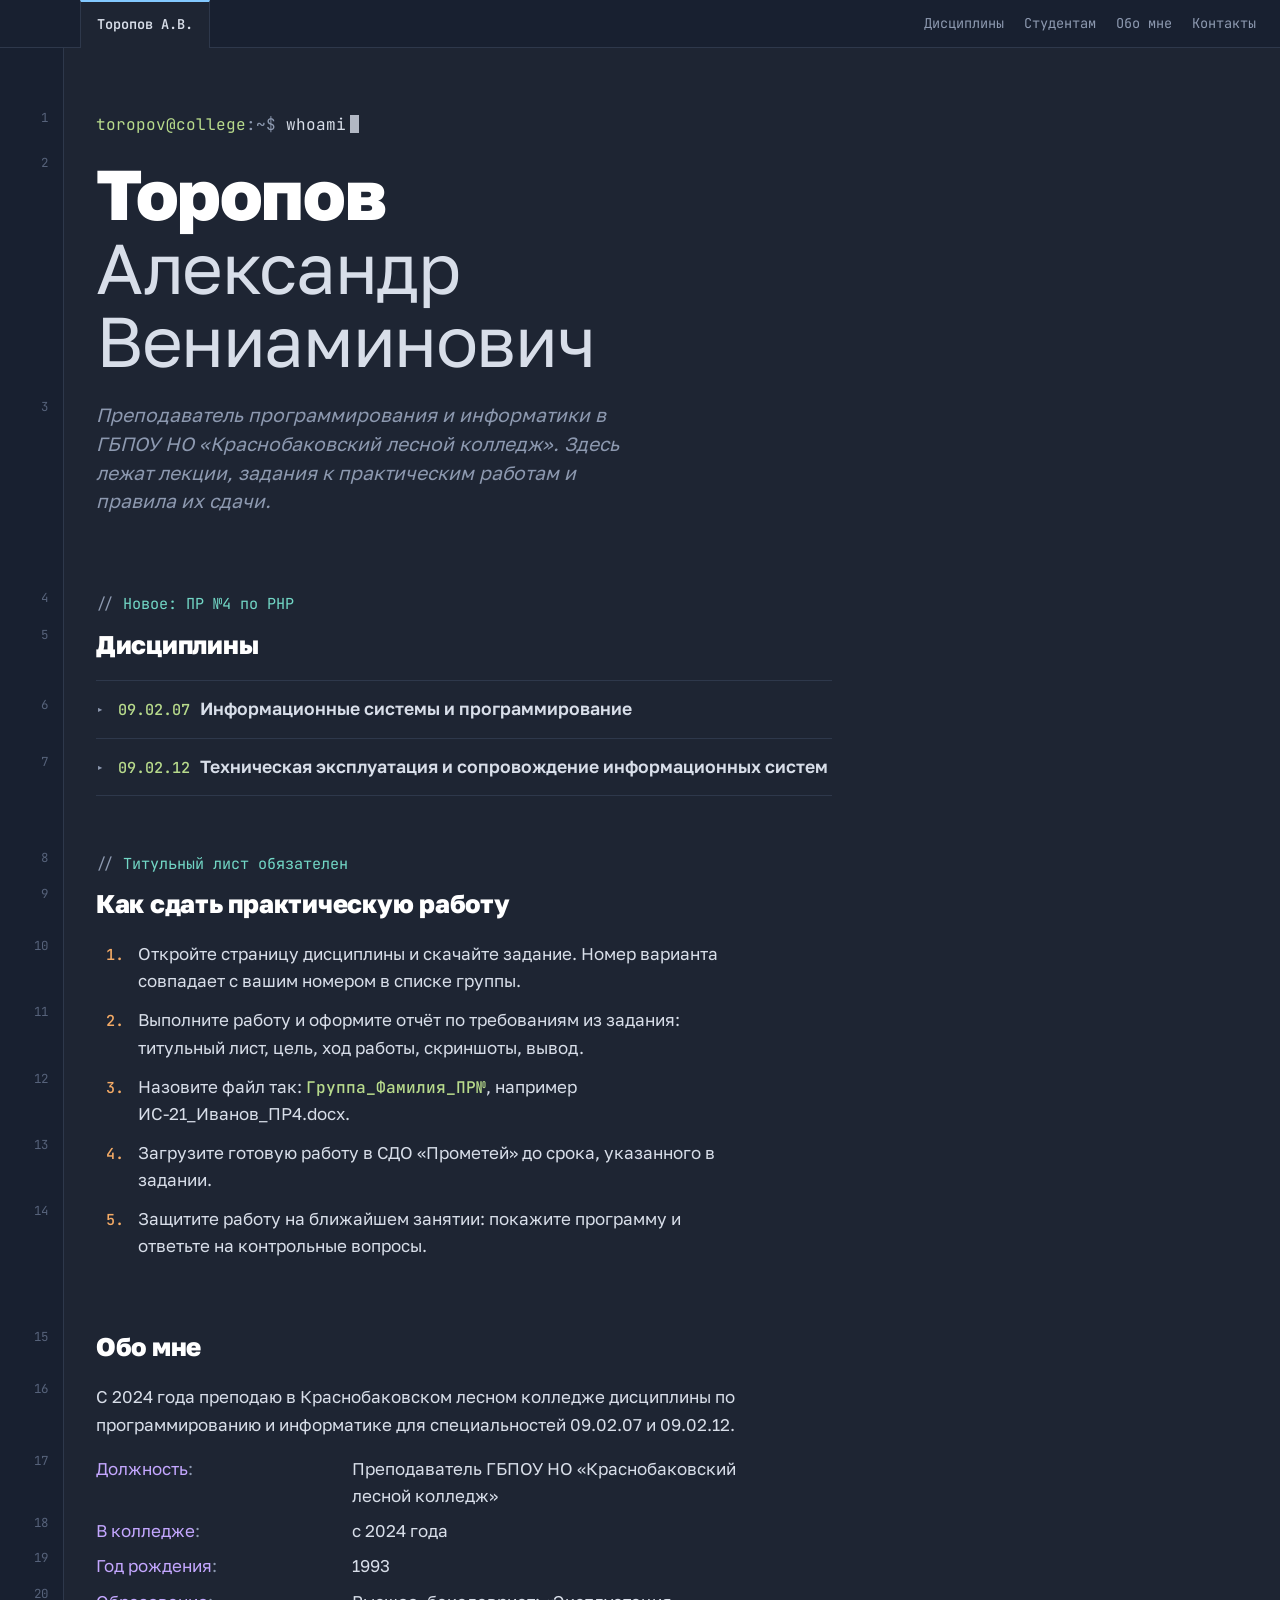
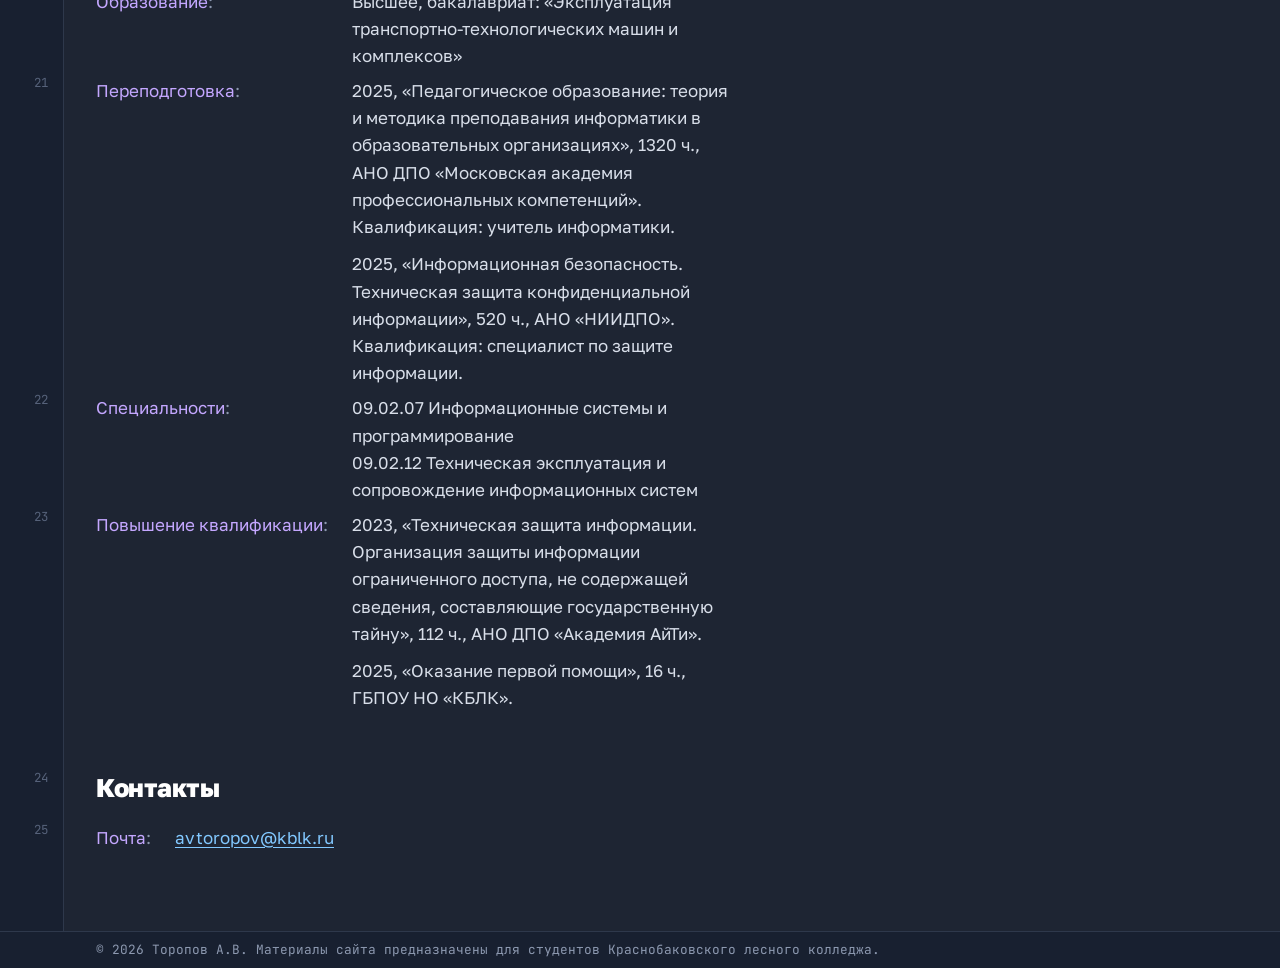
<file: index.html>
<!DOCTYPE html>
<html lang="ru">
<head>
  <meta charset="utf-8">
  <meta name="viewport" content="width=device-width, initial-scale=1">
  <title>Торопов Александр Вениаминович — преподаватель</title>
  <meta name="description" content="Персональный сайт преподавателя Краснобаковского лесного колледжа Торопова А.В.: дисциплины, лекции, практические работы, правила сдачи и контакты.">
  <link rel="preconnect" href="https://fonts.googleapis.com">
  <link rel="preconnect" href="https://fonts.gstatic.com" crossorigin>
  <link rel="stylesheet" href="https://fonts.googleapis.com/css2?family=Golos+Text:wght@400;600;800&family=JetBrains+Mono:ital,wght@0,400;0,500;1,400&display=swap">
  <link rel="stylesheet" href="css/style.css">
</head>
<body>
  <a class="skip" href="#main">Перейти к содержанию</a>

  <div class="sheet">
    <header class="top">
      <a class="home" href="index.html" aria-current="page">Торопов А.В.</a>
      <nav aria-label="Разделы сайта">
        <ul>
          <li><a href="#disciplines">Дисциплины</a></li>
          <li><a href="#students">Студентам</a></li>
          <li><a href="#about">Обо мне</a></li>
          <li><a href="#contacts">Контакты</a></li>
        </ul>
      </nav>
    </header>

    <main id="main" class="row">
      <div class="body">
        <section class="hero">
          <p class="date" aria-hidden="true"><span class="user">toropov@college</span>:~$ <span class="cmd">whoami</span></p>
          <h1 class="name">
            <span>Торопов</span>
            <span class="given">Александр Вениаминович</span>
          </h1>
          <p class="role">
            Преподаватель программирования и информатики
            в ГБПОУ НО «Краснобаковский лесной колледж».
            Здесь лежат лекции, задания к практическим работам и правила их сдачи.
          </p>
        </section>
      </div>

      <!-- Объявление-комментарий: новая работа, срок сдачи. Замените текст или удалите блок. -->
      <aside class="note" aria-label="Объявление"><span class="slash" aria-hidden="true">// </span>Новое: ПР&nbsp;№4 по PHP</aside>
      <div class="body">
        <section class="section" id="disciplines" aria-labelledby="disciplines-h">
          <h2 id="disciplines-h">Дисциплины</h2>
<div class="tree">
            <details class="spec">
              <summary><span class="chev" aria-hidden="true"></span><span class="code">09.02.07</span> Информационные системы и программирование</summary>
              <details class="course">
                <summary><span class="chev" aria-hidden="true"></span>1 курс</summary>
                <ul class="subjects">
                  <li>
                    <span class="nolink">
                      <h3><span class="idx">ОУП.05</span> Информатика</h3>
                      <span class="meta">страница появится</span>
                    </span>
                  </li>
                  <li>
                    <span class="nolink">
                      <h3><span class="idx">ОУП.14</span> Индивидуальный проект</h3>
                      <span class="meta">страница появится</span>
                    </span>
                  </li>
                </ul>
              </details>
              <details class="course">
                <summary><span class="chev" aria-hidden="true"></span>2 курс</summary>
                <ul class="subjects">
                  <li>
                    <span class="nolink">
                      <h3><span class="idx">ОП.01</span> Операционные системы и среды</h3>
                      <span class="meta">страница появится</span>
                    </span>
                  </li>
                  <li>
                    <span class="nolink">
                      <h3><span class="idx">ОП.02</span> Архитектура аппаратных средств</h3>
                      <span class="meta">страница появится</span>
                    </span>
                  </li>
                  <li>
                    <span class="nolink">
                      <h3><span class="idx">ОП.03</span> Информационные технологии</h3>
                      <span class="meta">страница появится</span>
                    </span>
                  </li>
                  <li>
                    <a href="disciplines/osnovy-algoritmizacii.html">
                      <h3><span class="idx">ОП.04</span> Основы алгоритмизации и программирования</h3>
                      <span class="meta">Алгоритмы и первые программы на Python</span>
                    </a>
                  </li>
                  <li>
                    <span class="nolink">
                      <h3><span class="idx">ОП.08</span> Основы проектирования баз данных</h3>
                      <span class="meta">страница появится</span>
                    </span>
                  </li>
                  <li>
                    <span class="nolink">
                      <h3><span class="idx">ОП.09</span> Стандартизация, сертификация и техническое документоведение</h3>
                      <span class="meta">страница появится</span>
                    </span>
                  </li>
                  <li>
                    <span class="nolink">
                      <h3><span class="idx">ОП.10</span> Численные методы</h3>
                      <span class="meta">страница появится</span>
                    </span>
                  </li>
                  <li>
                    <span class="nolink">
                      <h3><span class="idx">МДК.02.01</span> Технология разработки программного обеспечения</h3>
                      <span class="meta">страница появится</span>
                    </span>
                  </li>
                  <li>
                    <span class="nolink">
                      <h3><span class="idx">МДК.02.02</span> Инструментальные средства разработки программного обеспечения</h3>
                      <span class="meta">страница появится</span>
                    </span>
                  </li>
                  <li>
                    <span class="nolink">
                      <h3><span class="idx">МДК.02.03</span> Математическое моделирование</h3>
                      <span class="meta">страница появится</span>
                    </span>
                  </li>
                  <li>
                    <span class="nolink">
                      <h3><span class="idx">МДК.03.01</span> Моделирование и анализ программного обеспечения</h3>
                      <span class="meta">страница появится</span>
                    </span>
                  </li>
                  <li>
                    <span class="nolink">
                      <h3><span class="idx">МДК.03.02</span> Управление проектами</h3>
                      <span class="meta">страница появится</span>
                    </span>
                  </li>
                </ul>
              </details>
              <details class="course">
                <summary><span class="chev" aria-hidden="true"></span>3 курс</summary>
                <ul class="subjects">
                  <li>
                    <span class="nolink">
                      <h3><span class="idx">ОП.06</span> Безопасность жизнедеятельности</h3>
                      <span class="meta">страница появится</span>
                    </span>
                  </li>
                  <li>
                    <span class="nolink">
                      <h3><span class="idx">ОП.11</span> Компьютерные сети</h3>
                      <span class="meta">страница появится</span>
                    </span>
                  </li>
                  <li>
                    <span class="nolink">
                      <h3><span class="idx">МДК.03.01</span> Моделирование и анализ программного обеспечения</h3>
                      <span class="meta">страница появится</span>
                    </span>
                  </li>
                  <li>
                    <span class="nolink">
                      <h3><span class="idx">МДК.03.02</span> Управление проектами</h3>
                      <span class="meta">страница появится</span>
                    </span>
                  </li>
                  <li>
                    <span class="nolink">
                      <h3><span class="idx">МДК.05.01</span> Проектирование и дизайн информационных систем</h3>
                      <span class="meta">страница появится</span>
                    </span>
                  </li>
                  <li>
                    <a href="disciplines/mdk-05-02.html">
                      <h3><span class="idx">МДК.05.02</span> Разработка кода информационных систем</h3>
                      <span class="meta">Python, PHP, HTML: лекции и практические работы</span>
                    </a>
                  </li>
                  <li>
                    <span class="nolink">
                      <h3><span class="idx">МДК.05.03</span> Тестирование информационных систем</h3>
                      <span class="meta">страница появится</span>
                    </span>
                  </li>
                  <li>
                    <span class="nolink">
                      <h3><span class="idx">МДК.06.01</span> Внедрение информационных систем</h3>
                      <span class="meta">страница появится</span>
                    </span>
                  </li>
                  <li>
                    <span class="nolink">
                      <h3><span class="idx">МДК.06.02</span> Инженерно-техническая поддержка сопровождения информационных систем</h3>
                      <span class="meta">страница появится</span>
                    </span>
                  </li>
                  <li>
                    <span class="nolink">
                      <h3><span class="idx">МДК.06.03</span> Устройство и функционирование информационной системы</h3>
                      <span class="meta">страница появится</span>
                    </span>
                  </li>
                  <li>
                    <span class="nolink">
                      <h3><span class="idx">УП.03</span> Учебная практика</h3>
                      <span class="meta">страница появится</span>
                    </span>
                  </li>
                </ul>
              </details>
              <details class="course">
                <summary><span class="chev" aria-hidden="true"></span>4 курс</summary>
                <ul class="subjects">
                  <li>
                    <span class="nolink">
                      <h3><span class="idx">ОП.05</span> Правовое обеспечение профессиональной деятельности</h3>
                      <span class="meta">страница появится</span>
                    </span>
                  </li>
                  <li>
                    <span class="nolink">
                      <h3><span class="idx">ОП.07</span> Экономика отрасли</h3>
                      <span class="meta">страница появится</span>
                    </span>
                  </li>
                  <li>
                    <span class="nolink">
                      <h3><span class="idx">ОП.12</span> Менеджмент в профессиональной деятельности</h3>
                      <span class="meta">страница появится</span>
                    </span>
                  </li>
                  <li>
                    <span class="nolink">
                      <h3><span class="idx">МДК.06.01</span> Внедрение информационных систем</h3>
                      <span class="meta">страница появится</span>
                    </span>
                  </li>
                  <li>
                    <span class="nolink">
                      <h3><span class="idx">МДК.06.02</span> Инженерно-техническая поддержка сопровождения информационных систем</h3>
                      <span class="meta">страница появится</span>
                    </span>
                  </li>
                  <li>
                    <span class="nolink">
                      <h3><span class="idx">МДК.06.03</span> Устройство и функционирование информационной системы</h3>
                      <span class="meta">страница появится</span>
                    </span>
                  </li>
                  <li>
                    <span class="nolink">
                      <h3><span class="idx">МДК.06.04</span> Интеллектуальные системы и технологии</h3>
                      <span class="meta">страница появится</span>
                    </span>
                  </li>
                  <li>
                    <span class="nolink">
                      <h3><span class="idx">МДК.07.01</span> Управление и автоматизация баз данных</h3>
                      <span class="meta">страница появится</span>
                    </span>
                  </li>
                  <li>
                    <span class="nolink">
                      <h3><span class="idx">МДК.07.02</span> Сертификация информационных систем</h3>
                      <span class="meta">страница появится</span>
                    </span>
                  </li>
                </ul>
              </details>
            </details>
            <details class="spec">
              <summary><span class="chev" aria-hidden="true"></span><span class="code">09.02.12</span> Техническая эксплуатация и сопровождение информационных систем</summary>
              <details class="course">
                <summary><span class="chev" aria-hidden="true"></span>1 курс</summary>
                <ul class="subjects">
                  <li>
                    <a href="disciplines/informatika.html">
                      <h3><span class="idx">ОУП.05</span> Информатика</h3>
                      <span class="meta">Строки, списки, работа с файлами</span>
                    </a>
                  </li>
                  <li>
                    <span class="nolink">
                      <h3><span class="idx">ОУП.14</span> Индивидуальный проект</h3>
                      <span class="meta">страница появится</span>
                    </span>
                  </li>
                </ul>
              </details>
              <details class="course">
                <summary><span class="chev" aria-hidden="true"></span>2 курс</summary>
                <ul class="subjects">
                  <li>
                    <span class="nolink">
                      <h3><span class="idx">ОП.01</span> Математический аппарат в отрасли информационных технологий</h3>
                      <span class="meta">страница появится</span>
                    </span>
                  </li>
                  <li>
                    <span class="nolink">
                      <h3><span class="idx">ОП.02</span> Операционные системы и среды</h3>
                      <span class="meta">страница появится</span>
                    </span>
                  </li>
                  <li>
                    <span class="nolink">
                      <h3><span class="idx">ОП.03</span> Архитектура аппаратных средств и основы сетевых технологий</h3>
                      <span class="meta">страница появится</span>
                    </span>
                  </li>
                  <li>
                    <span class="nolink">
                      <h3><span class="idx">ОП.04</span> Базы данных</h3>
                      <span class="meta">страница появится</span>
                    </span>
                  </li>
                  <li>
                    <span class="nolink">
                      <h3><span class="idx">ОП.05</span> Информационные технологии в профессиональной деятельности</h3>
                      <span class="meta">страница появится</span>
                    </span>
                  </li>
                  <li>
                    <span class="nolink">
                      <h3><span class="idx">ОП.06</span> Основы информационной безопасности</h3>
                      <span class="meta">страница появится</span>
                    </span>
                  </li>
                  <li>
                    <span class="nolink">
                      <h3><span class="idx">ОП.07</span> Основы алгоритмизации и программирования</h3>
                      <span class="meta">страница появится</span>
                    </span>
                  </li>
                  <li>
                    <span class="nolink">
                      <h3><span class="idx">ОП.09</span> Стандартизация, сертификация и техническое документоведение</h3>
                      <span class="meta">страница появится</span>
                    </span>
                  </li>
                  <li>
                    <span class="nolink">
                      <h3><span class="idx">МДК.01.01</span> Проектирование и разработка информационных систем</h3>
                      <span class="meta">страница появится</span>
                    </span>
                  </li>
                  <li>
                    <span class="nolink">
                      <h3><span class="idx">МДК.01.02</span> Разработка информационных систем</h3>
                      <span class="meta">страница появится</span>
                    </span>
                  </li>
                  <li>
                    <span class="nolink">
                      <h3><span class="idx">МДК.01.03</span> Тестирование и эксплуатация информационных систем</h3>
                      <span class="meta">страница появится</span>
                    </span>
                  </li>
                  <li>
                    <span class="nolink">
                      <h3><span class="idx">МДК.01.04</span> Математическое моделирование</h3>
                      <span class="meta">страница появится</span>
                    </span>
                  </li>
                </ul>
              </details>
              <details class="course">
                <summary><span class="chev" aria-hidden="true"></span>3 курс</summary>
                <ul class="subjects">
                  <li>
                    <span class="nolink">
                      <h3><span class="idx">ОП.06</span> Основы информационной безопасности</h3>
                      <span class="meta">страница появится</span>
                    </span>
                  </li>
                  <li>
                    <span class="nolink">
                      <h3><span class="idx">ОП.08</span> Основы работы с информацией</h3>
                      <span class="meta">страница появится</span>
                    </span>
                  </li>
                  <li>
                    <span class="nolink">
                      <h3><span class="idx">МДК.01.01</span> Проектирование и разработка информационных систем</h3>
                      <span class="meta">страница появится</span>
                    </span>
                  </li>
                  <li>
                    <span class="nolink">
                      <h3><span class="idx">МДК.01.02</span> Разработка информационных систем</h3>
                      <span class="meta">страница появится</span>
                    </span>
                  </li>
                  <li>
                    <span class="nolink">
                      <h3><span class="idx">МДК.01.05</span> Настройка и обеспечение работоспособности программных и аппаратных средств устройств инфокоммуникационных систем</h3>
                      <span class="meta">страница появится</span>
                    </span>
                  </li>
                  <li>
                    <span class="nolink">
                      <h3><span class="idx">МДК.02.01</span> Инжиниринг данных</h3>
                      <span class="meta">страница появится</span>
                    </span>
                  </li>
                  <li>
                    <span class="nolink">
                      <h3><span class="idx">МДК.02.02</span> Конфигурирование аналитических решений</h3>
                      <span class="meta">страница появится</span>
                    </span>
                  </li>
                  <li>
                    <span class="nolink">
                      <h3><span class="idx">МДК.03.01</span> Выполнение работ по профессии 16199 «Оператор электронно-вычислительных и вычислительных машин»</h3>
                      <span class="meta">страница появится</span>
                    </span>
                  </li>
                </ul>
              </details>
            </details>
          </div>
        </section>
      </div>

      <aside class="note" aria-label="Напоминание"><span class="slash" aria-hidden="true">// </span>Титульный лист обязателен</aside>
      <div class="body">
        <section class="section" id="students" aria-labelledby="students-h">
          <h2 id="students-h">Как сдать практическую работу</h2>
          <ol class="steps">
            <li>Откройте страницу дисциплины и скачайте задание. Номер варианта совпадает с вашим номером в списке группы.</li>
            <li>Выполните работу и оформите отчёт по требованиям из задания: титульный лист, цель, ход работы, скриншоты, вывод.</li>
            <li>Назовите файл так: <strong>Группа_Фамилия_ПР№</strong>, например ИС-21_Иванов_ПР4.docx.</li>
            <li>Загрузите готовую работу в СДО «Прометей» до срока, указанного в задании.</li>
            <li>Защитите работу на ближайшем занятии: покажите программу и ответьте на контрольные вопросы.</li>
          </ol>
        </section>

        <section class="section" id="about" aria-labelledby="about-h">
          <h2 id="about-h">Обо мне</h2>
          <p>С 2024 года преподаю в Краснобаковском лесном колледже дисциплины по программированию и информатике для специальностей 09.02.07 и 09.02.12.</p>
          <dl class="facts">
            <dt>Должность</dt>
            <dd>Преподаватель ГБПОУ НО «Краснобаковский лесной колледж»</dd>
            <dt>В колледже</dt>
            <dd>с 2024 года</dd>
            <dt>Год рождения</dt>
            <dd>1993</dd>
            <dt>Образование</dt>
            <dd>Высшее, бакалавриат: «Эксплуатация транспортно-технологических машин и комплексов»</dd>
            <dt>Переподготовка</dt>
            <dd>
              <ul class="plain">
                <li>2025, «Педагогическое образование: теория и методика преподавания информатики в образовательных организациях», 1320 ч., АНО ДПО «Московская академия профессиональных компетенций». Квалификация: учитель информатики.</li>
                <li>2025, «Информационная безопасность. Техническая защита конфиденциальной информации», 520 ч., АНО «НИИДПО». Квалификация: специалист по защите информации.</li>
              </ul>
            </dd>
            <dt>Специальности</dt>
            <dd>09.02.07 Информационные системы и программирование<br>
              09.02.12 Техническая эксплуатация и сопровождение информационных систем</dd>
            <dt>Повышение квалификации</dt>
            <dd>
              <ul class="plain">
                <li>2023, «Техническая защита информации. Организация защиты информации ограниченного доступа, не содержащей сведения, составляющие государственную тайну», 112 ч., АНО ДПО «Академия АйТи».</li>
                <li>2025, «Оказание первой помощи», 16 ч., ГБПОУ НО «КБЛК».</li>
              </ul>
            </dd>
          </dl>
        </section>

        <section class="section" id="contacts" aria-labelledby="contacts-h">
          <h2 id="contacts-h">Контакты</h2>
          <dl class="facts">
            <dt>Почта</dt>
            <dd><a href="mailto:avtoropov@kblk.ru">avtoropov@kblk.ru</a></dd>
          </dl>
        </section>
      </div>
    </main>

    <footer class="foot">
      © 2026 Торопов А.В. Материалы сайта предназначены для студентов Краснобаковского лесного колледжа.
    </footer>
  </div>

</body>
</html>
</file>
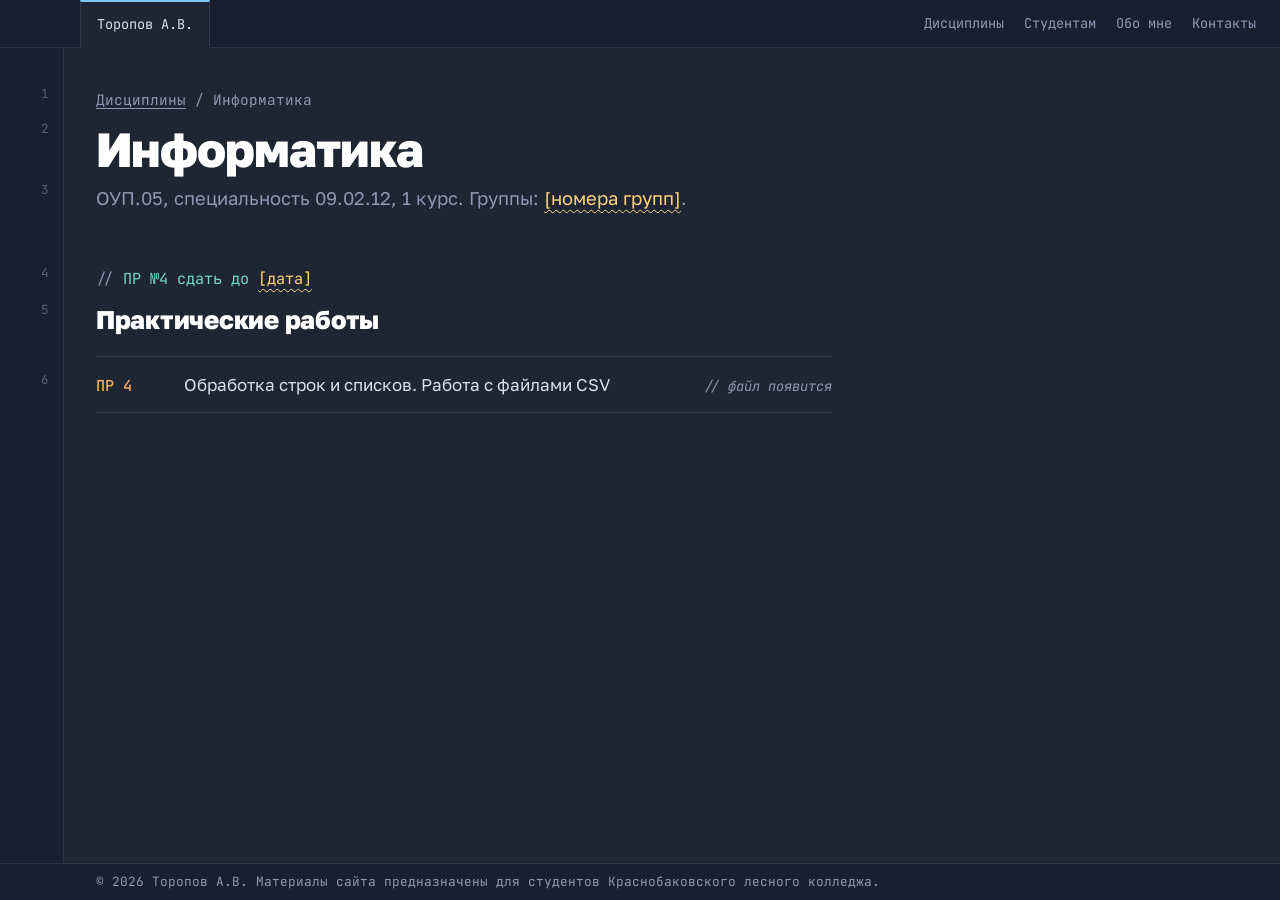
<file: disciplines/informatika.html>
<!DOCTYPE html>
<html lang="ru">
<head>
  <meta charset="utf-8">
  <meta name="viewport" content="width=device-width, initial-scale=1">
  <title>Информатика — Торопов А.В.</title>
  <meta name="description" content="Лекции и практические работы по информатике, специальность 09.02.12.">
  <link rel="preconnect" href="https://fonts.googleapis.com">
  <link rel="preconnect" href="https://fonts.gstatic.com" crossorigin>
  <link rel="stylesheet" href="https://fonts.googleapis.com/css2?family=Golos+Text:wght@400;600;800&family=JetBrains+Mono:ital,wght@0,400;0,500;1,400&display=swap">
  <link rel="stylesheet" href="../css/style.css">
</head>
<body>
  <a class="skip" href="#main">Перейти к содержанию</a>

  <div class="sheet">
    <header class="top">
      <a class="home" href="../index.html">Торопов А.В.</a>
      <nav aria-label="Разделы сайта">
        <ul>
          <li><a href="../index.html#disciplines">Дисциплины</a></li>
          <li><a href="../index.html#students">Студентам</a></li>
          <li><a href="../index.html#about">Обо мне</a></li>
          <li><a href="../index.html#contacts">Контакты</a></li>
        </ul>
      </nav>
    </header>

    <main id="main" class="row">
      <div class="body">
        <p class="crumbs"><a href="../index.html#disciplines">Дисциплины</a> / Информатика</p>
        <h1 class="page-title">Информатика</h1>
        <p class="page-lead">ОУП.05, специальность 09.02.12, 1 курс. Группы: <span class="todo">[номера групп]</span>.</p>
      </div>

      <aside class="note" aria-label="Пометка"><span class="slash" aria-hidden="true">// </span>ПР&nbsp;№4 сдать до <span class="todo">[дата]</span></aside>
      <div class="body">
        <section class="section" aria-labelledby="practice-h">
          <h2 id="practice-h">Практические работы</h2>
          <ul class="works">
            <li>
              <span class="num">ПР 4</span>
              <span>Обработка строк и списков. Работа с файлами CSV</span>
              <span class="soon">файл появится</span>
            </li>
          </ul>
        </section>
      </div>
    </main>

    <footer class="foot">
      © 2026 Торопов А.В. Материалы сайта предназначены для студентов Краснобаковского лесного колледжа.
    </footer>
  </div>
</body>
</html>
</file>
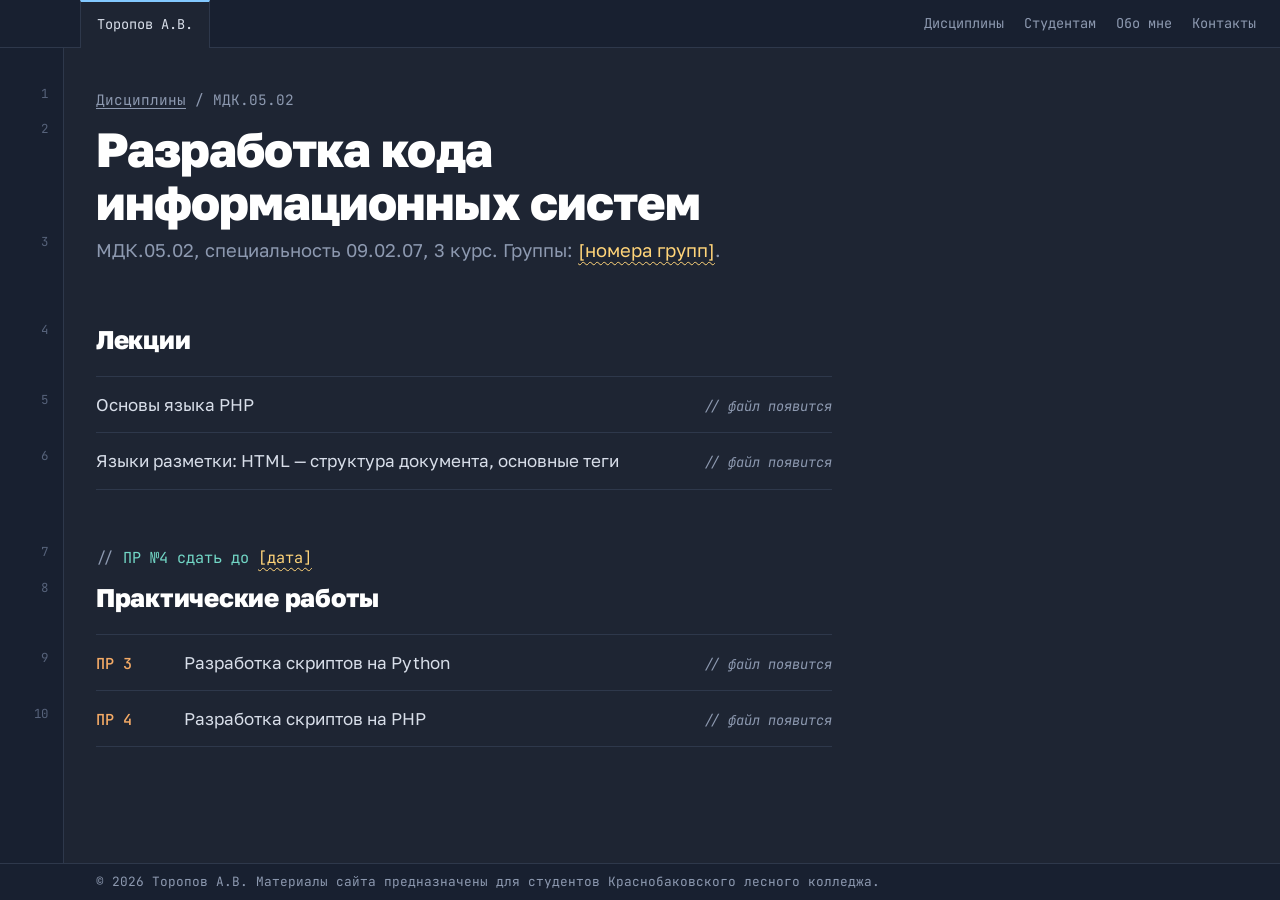
<file: disciplines/mdk-05-02.html>
<!DOCTYPE html>
<html lang="ru">
<head>
  <meta charset="utf-8">
  <meta name="viewport" content="width=device-width, initial-scale=1">
  <title>МДК.05.02 Разработка кода информационных систем — Торопов А.В.</title>
  <meta name="description" content="Лекции и практические работы по МДК.05.02, специальность 09.02.07, 3 курс.">
  <link rel="preconnect" href="https://fonts.googleapis.com">
  <link rel="preconnect" href="https://fonts.gstatic.com" crossorigin>
  <link rel="stylesheet" href="https://fonts.googleapis.com/css2?family=Golos+Text:wght@400;600;800&family=JetBrains+Mono:ital,wght@0,400;0,500;1,400&display=swap">
  <link rel="stylesheet" href="../css/style.css">
</head>
<body>
  <a class="skip" href="#main">Перейти к содержанию</a>

  <div class="sheet">
    <header class="top">
      <a class="home" href="../index.html">Торопов А.В.</a>
      <nav aria-label="Разделы сайта">
        <ul>
          <li><a href="../index.html#disciplines">Дисциплины</a></li>
          <li><a href="../index.html#students">Студентам</a></li>
          <li><a href="../index.html#about">Обо мне</a></li>
          <li><a href="../index.html#contacts">Контакты</a></li>
        </ul>
      </nav>
    </header>

    <main id="main" class="row">
      <div class="body">
        <p class="crumbs"><a href="../index.html#disciplines">Дисциплины</a> / МДК.05.02</p>
        <h1 class="page-title">Разработка кода информационных систем</h1>
        <p class="page-lead">МДК.05.02, специальность 09.02.07, 3 курс. Группы: <span class="todo">[номера групп]</span>.</p>
      </div>

      <div class="body">
        <section class="section" aria-labelledby="lectures-h">
          <h2 id="lectures-h">Лекции</h2>
          <ul class="works">
            <li>
              <span class="num" aria-hidden="true"></span>
              <span>Основы языка PHP</span>
              <span class="soon">файл появится</span>
            </li>
            <li>
              <span class="num" aria-hidden="true"></span>
              <span>Языки разметки: HTML — структура документа, основные теги</span>
              <span class="soon">файл появится</span>
            </li>
          </ul>
        </section>
      </div>

      <aside class="note" aria-label="Срок сдачи"><span class="slash" aria-hidden="true">// </span>ПР&nbsp;№4 сдать до <span class="todo">[дата]</span></aside>
      <div class="body">
        <section class="section" aria-labelledby="practice-h">
          <h2 id="practice-h">Практические работы</h2>
          <ul class="works">
            <li>
              <span class="num">ПР 3</span>
              <span>Разработка скриптов на Python</span>
              <!-- Когда загрузите файл в папку materials/mdk-05-02/, замените строку ниже на:
                   <span class="files"><a href="../materials/mdk-05-02/pr3-python.docx">Задание</a></span> -->
              <span class="soon">файл появится</span>
            </li>
            <li>
              <span class="num">ПР 4</span>
              <span>Разработка скриптов на PHP</span>
              <span class="soon">файл появится</span>
            </li>
          </ul>
        </section>
      </div>
    </main>

    <footer class="foot">
      © 2026 Торопов А.В. Материалы сайта предназначены для студентов Краснобаковского лесного колледжа.
    </footer>
  </div>
</body>
</html>
</file>
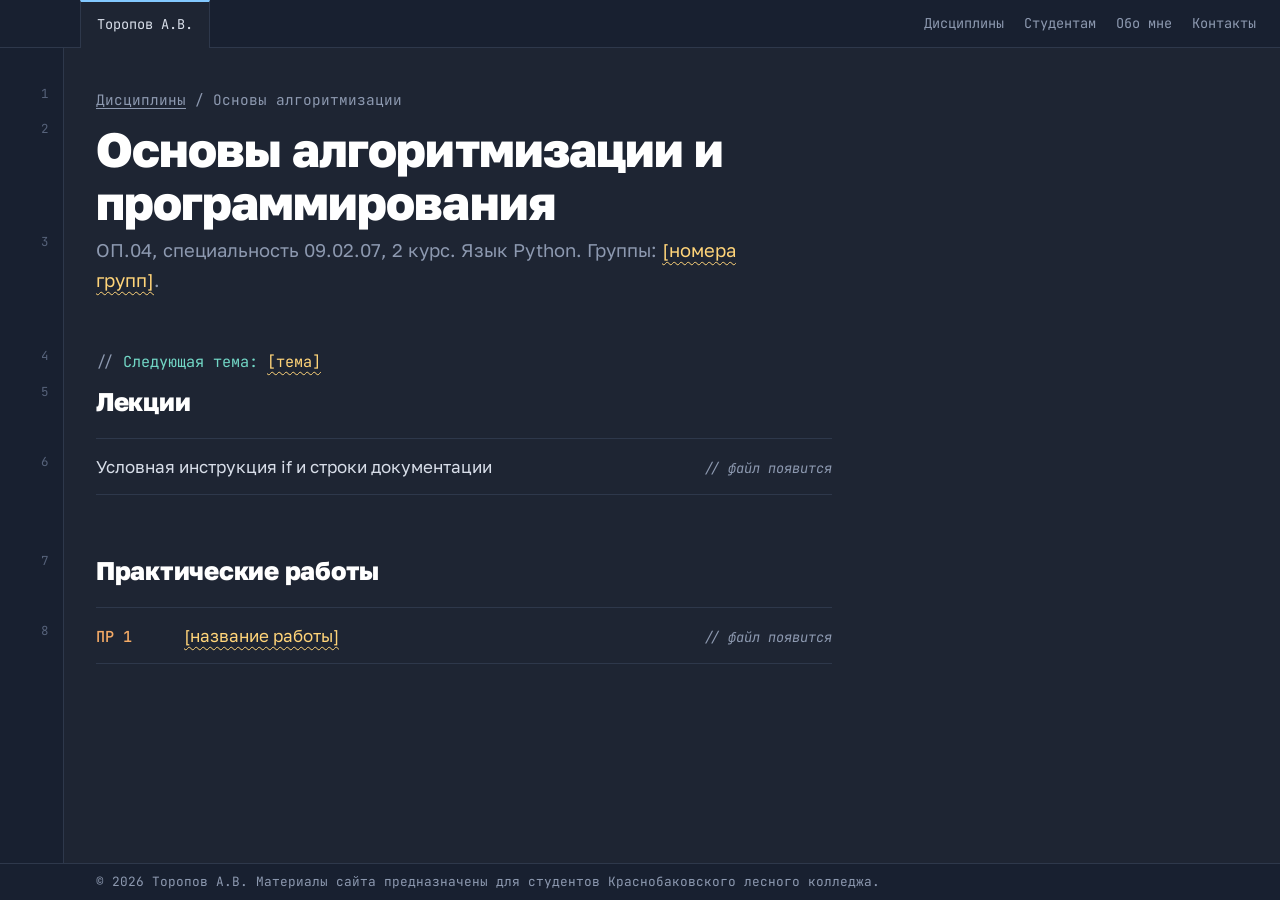
<file: disciplines/osnovy-algoritmizacii.html>
<!DOCTYPE html>
<html lang="ru">
<head>
  <meta charset="utf-8">
  <meta name="viewport" content="width=device-width, initial-scale=1">
  <title>Основы алгоритмизации и программирования — Торопов А.В.</title>
  <meta name="description" content="Лекции и практические работы по дисциплине «Основы алгоритмизации и программирования», специальность 09.02.07.">
  <link rel="preconnect" href="https://fonts.googleapis.com">
  <link rel="preconnect" href="https://fonts.gstatic.com" crossorigin>
  <link rel="stylesheet" href="https://fonts.googleapis.com/css2?family=Golos+Text:wght@400;600;800&family=JetBrains+Mono:ital,wght@0,400;0,500;1,400&display=swap">
  <link rel="stylesheet" href="../css/style.css">
</head>
<body>
  <a class="skip" href="#main">Перейти к содержанию</a>

  <div class="sheet">
    <header class="top">
      <a class="home" href="../index.html">Торопов А.В.</a>
      <nav aria-label="Разделы сайта">
        <ul>
          <li><a href="../index.html#disciplines">Дисциплины</a></li>
          <li><a href="../index.html#students">Студентам</a></li>
          <li><a href="../index.html#about">Обо мне</a></li>
          <li><a href="../index.html#contacts">Контакты</a></li>
        </ul>
      </nav>
    </header>

    <main id="main" class="row">
      <div class="body">
        <p class="crumbs"><a href="../index.html#disciplines">Дисциплины</a> / Основы алгоритмизации</p>
        <h1 class="page-title">Основы алгоритмизации и программирования</h1>
        <p class="page-lead">ОП.04, специальность 09.02.07, 2 курс. Язык Python. Группы: <span class="todo">[номера групп]</span>.</p>
      </div>

      <aside class="note" aria-label="Пометка"><span class="slash" aria-hidden="true">// </span>Следующая тема: <span class="todo">[тема]</span></aside>
      <div class="body">
        <section class="section" aria-labelledby="lectures-h">
          <h2 id="lectures-h">Лекции</h2>
          <ul class="works">
            <li>
              <span class="num" aria-hidden="true"></span>
              <span>Условная инструкция if и строки документации</span>
              <span class="soon">файл появится</span>
            </li>
          </ul>
        </section>
      </div>
      <div class="body">
        <section class="section" aria-labelledby="practice-h">
          <h2 id="practice-h">Практические работы</h2>
          <ul class="works">
            <li>
              <span class="num">ПР 1</span>
              <span><span class="todo">[название работы]</span></span>
              <span class="soon">файл появится</span>
            </li>
          </ul>
        </section>
      </div>
    </main>

    <footer class="foot">
      © 2026 Торопов А.В. Материалы сайта предназначены для студентов Краснобаковского лесного колледжа.
    </footer>
  </div>
</body>
</html>
</file>
<file: css/style.css>
/* Персональный сайт преподавателя. Тема: редактор кода.
   Страница выглядит как открытый файл: слева номера строк,
   заголовки и коды специальностей окрашены, как подсветка синтаксиса. */

/* Высота строки элемента — чтобы номер строки вставал вровень с текстом */
@property --lh {
  syntax: "<length>";
  inherits: true;
  initial-value: 1.7rem;
}

:root {
  --bg: #1e2533;         /* фон редактора */
  --gutter-bg: #182030;  /* колонка номеров строк, шапка, строка состояния */
  --rule: #2e384b;       /* тонкие разделители */
  --text: #d8dee9;       /* основной текст */
  --dim: #8d99b0;        /* комментарии и второстепенный текст */
  --ln: #56627a;         /* номера строк */

  /* Подсветка синтаксиса */
  --kw: #c4a7ff;         /* ключевые слова: метки разделов */
  --fn: #82c8ff;         /* имена функций: ссылки, дисциплины */
  --str: #b8db8c;        /* строки: коды специальностей */
  --num: #f5ab66;        /* числа: шаги, номера работ */
  --note: #72d7c6;       /* комментарии-объявления */
  --warn: #ffd479;       /* предупреждение: место ещё не заполнено */

  --gutter: 64px;        /* ширина колонки номеров строк */
  --gap: 32px;

  --font-text: "Golos Text", "Segoe UI", "Helvetica Neue", Arial, sans-serif;
  --font-code: "JetBrains Mono", "Cascadia Mono", Consolas, "DejaVu Sans Mono", monospace;
}

*,
*::before,
*::after { box-sizing: border-box; }

html { -webkit-text-size-adjust: 100%; background: var(--bg); }

body {
  margin: 0;
  color: var(--text);
  font-family: var(--font-text);
  font-size: 1.0625rem;
  line-height: 1.6;
  background: var(--bg);
  counter-reset: ln;
}

::selection { background: #3a4d74; }

a { color: var(--fn); text-underline-offset: 3px; text-decoration-thickness: 1px; }
a:hover { text-decoration-thickness: 2px; }

:focus-visible {
  outline: 2px solid var(--fn);
  outline-offset: 3px;
  border-radius: 2px;
}

.skip {
  position: absolute;
  left: -999px;
  top: 8px;
  background: var(--fn);
  color: var(--bg);
  padding: 8px 14px;
  z-index: 10;
}
.skip:focus { left: 8px; }

/* Сетка страницы: колонка номеров + рабочая колонка */
.sheet {
  position: relative;      /* от неё отсчитываются номера строк */
  min-height: 100vh;
  display: grid;
  grid-template-columns: var(--gutter) minmax(0, 46rem) minmax(24px, 1fr);
  grid-template-rows: auto 1fr auto;
  column-gap: var(--gap);
}

/* Колонка номеров строк на всю высоту */
.sheet::before {
  content: "";
  position: absolute;
  top: 0;
  bottom: 0;
  left: 0;
  width: var(--gutter);
  background: var(--gutter-bg);
  border-right: 1px solid var(--rule);
  pointer-events: none;
}

.row {
  grid-column: 1 / -1;
  display: grid;
  grid-template-columns: subgrid;
  column-gap: inherit;
  align-content: start;
}

.body { grid-column: 2; }

/* Номера строк. Каждый блок текста — «строка» файла. */
.date, .name, .role, h2, .section > p, .subjects a, .subjects .nolink, .tree summary, .steps li, .facts dt,
.note, .crumbs, .page-title, .page-lead, .works li {
  --lh: 1lh;
  counter-increment: ln;
}
.date::before, .name::before, .role::before, h2::before, .section > p::before,
.subjects a::before, .subjects .nolink::before, .tree summary::before, .steps li::before, .facts dt::before, .note::before,
.crumbs::before, .page-title::before, .page-lead::before, .works li::before {
  content: counter(ln);
  position: absolute;
  left: 0;
  width: var(--gutter);
  height: var(--lh);
  padding-right: 16px;
  display: flex;
  align-items: center;
  justify-content: flex-end;
  font: 400 .78rem/1 var(--font-code);
  font-style: normal;
  letter-spacing: 0;
  color: var(--ln);
  text-decoration: none;
  pointer-events: none;
}

/* Шапка — полоса вкладок редактора */
.top {
  grid-column: 1 / -1;
  display: flex;
  flex-wrap: wrap;
  align-items: stretch;
  justify-content: space-between;
  gap: 0 24px;
  padding: 0 24px 0 calc(var(--gutter) + var(--gap) - 16px);
  background: var(--gutter-bg);
  border-bottom: 1px solid var(--rule);
  font-family: var(--font-code);
  font-size: .85rem;
  position: relative;
  z-index: 1;
}
.top a { color: var(--dim); text-decoration: none; }
.top a:hover { color: var(--text); }
.home {
  display: flex;
  align-items: center;
  padding: 12px 16px;
  margin-bottom: -1px;
  color: var(--text) !important;
  background: var(--bg);
  border-top: 2px solid var(--fn);
  border-right: 1px solid var(--rule);
  border-left: 1px solid var(--rule);
}
.home[aria-current="page"] { font-weight: 600; }
.top nav { display: flex; align-items: center; }
.top nav ul { display: flex; flex-wrap: wrap; gap: 4px 20px; margin: 0; padding: 10px 0; list-style: none; }

/* Первый экран: команда в терминале и её ответ */
.hero { padding: 64px 0 40px; }

.date {
  margin: 0;
  font-family: var(--font-code);
  font-size: 1rem;
  line-height: 1.6;
  color: var(--dim);
}
.date .user { color: var(--str); }
.date .cmd { color: var(--text); }

.name {
  margin: 20px 0 0;
  font-size: clamp(2.4rem, 6.2vw, 4.4rem);
  font-weight: 800;
  line-height: 1.04;
  letter-spacing: -.02em;
  color: #fff;
}
.name span { display: block; }
.name .given { font-weight: 400; color: var(--text); }

/* Описание — как строка документации над функцией */
.role {
  margin: 24px 0 0;
  max-width: 34rem;
  font-size: 1.2rem;
  line-height: 1.5;
  color: var(--dim);
  font-style: italic;
}

/* Разделы */
.section { padding: 40px 0 20px; }

h2 {
  margin: 0 0 20px;
  font-size: 1.6rem;
  font-weight: 800;
  line-height: 1.25;
  letter-spacing: -.01em;
  color: #fff;
}
h3 { margin: 0; font-size: 1.12rem; font-weight: 600; line-height: 1.35; color: var(--fn); }
p { margin: 0 0 1em; max-width: 40rem; }

/* Объявления — комментарии в коде */
.note {
  grid-column: 2;
  margin: 36px 0 0;
  font-family: var(--font-code);
  font-size: .95rem;
  line-height: 1.6;
  color: var(--note);
}
.note > .slash { color: var(--dim); }
.note + .body > .section:first-child { padding-top: 12px; }

/* Список дисциплин: как файлы в проводнике проекта */
.subjects { margin: 0; padding: 0; list-style: none; border-top: 1px solid var(--rule); }
.subjects li { border-bottom: 1px solid var(--rule); }
.subjects a {
  --lh: calc(1.12rem * 1.35);
  display: grid;
  grid-template-columns: minmax(0, 1fr) auto;
  gap: 4px 20px;
  padding: 16px 0;
  color: inherit;
  text-decoration: none;
}
.subjects a:hover h3 { text-decoration: underline; text-underline-offset: 3px; }
.subjects .meta { grid-column: 1; color: var(--dim); font-size: .95rem; }
.subjects .code {
  grid-row: 1 / span 2;
  grid-column: 2;
  align-self: center;
  font: 400 .9rem var(--font-code);
  color: var(--str);
  white-space: nowrap;
}
.subjects .code::before, .subjects .code::after { content: "\""; color: var(--dim); }

/* Дерево специальностей и курсов — сворачиваемые блоки, как в редакторе.
   Пока блок свёрнут, его строки не нумеруются: номера пересчитываются при раскрытии. */
.tree { border-top: 1px solid var(--rule); }
.tree summary {
  --lh: 1.6em;
  display: flex;
  align-items: baseline;
  gap: 10px;
  padding: 14px 0;
  cursor: pointer;
  list-style: none;
  border-bottom: 1px solid var(--rule);
}
.tree summary::-webkit-details-marker { display: none; }
.tree summary:hover { color: #fff; }
.chev {
  flex: none;
  width: .9em;
  font: 400 .85rem var(--font-code);
  color: var(--dim);
}
.chev::before { content: "▸"; }
details[open] > summary .chev::before { content: "▾"; }
.spec > summary { font-weight: 600; font-size: 1.1rem; color: var(--text); }
.spec > summary .code { font: 500 .95rem var(--font-code); color: var(--str); white-space: nowrap; }
.course { margin-left: 20px; border-left: 1px solid var(--rule); padding-left: 16px; }
.course > summary { font: 500 .95rem var(--font-code); color: var(--kw); padding: 10px 0; }
.course .subjects { border-top: 0; }
.course .subjects li:last-child { border-bottom: 0; }
.subjects .nolink {
  --lh: calc(1.12rem * 1.35);
  display: grid;
  gap: 4px;
  padding: 16px 0;
}
.subjects .nolink h3 { color: var(--text); font-weight: 400; }
.subjects .nolink .meta { font: italic 400 .85rem var(--font-code); }
.subjects .nolink .meta::before { content: "// "; }
.subjects .idx { font: 500 .85em var(--font-code); color: var(--dim); margin-right: .3em; }
.subjects .nolink.empty { --lh: 1.4em; padding: 12px 0; }

/* Правила для студентов — это и правда последовательность шагов */
.steps { margin: 0; padding-left: 2.2em; max-width: 40rem; }
.steps li { margin-bottom: .7em; padding-left: .3em; }
.steps li::marker { font: 500 .95rem var(--font-code); color: var(--num); }
.steps strong { font: 500 .95em var(--font-code); color: var(--str); }

.facts { margin: 0; display: grid; grid-template-columns: max-content minmax(0, 1fr); gap: 8px 24px; max-width: 40rem; }
.facts dt { color: var(--kw); }
.facts dt::after { content: ":"; color: var(--dim); }
.facts dd { margin: 0; }
.facts .plain { margin: 0; padding: 0; list-style: none; }
.facts .plain li + li { margin-top: .6em; }

/* Заглушки, которые нужно заменить: жёлтая волна, как предупреждение в редакторе */
.todo {
  color: var(--warn);
  text-decoration: underline wavy var(--warn);
  text-decoration-thickness: 1px;
  text-underline-offset: 4px;
  text-decoration-skip-ink: none;
}
a.todo { color: var(--warn); }

/* Страница дисциплины */
.crumbs { margin: 40px 0 0; font: 400 .9rem/1.6 var(--font-code); color: var(--dim); }
.crumbs a { color: var(--dim); }
.crumbs a:hover { color: var(--fn); }
.page-title { margin: 12px 0 8px; font-size: clamp(2rem, 4.6vw, 3rem); font-weight: 800; line-height: 1.1; letter-spacing: -.02em; color: #fff; }
.page-lead { color: var(--dim); font-size: 1.15rem; }

.works { margin: 0; padding: 0; list-style: none; border-top: 1px solid var(--rule); }
.works li {
  display: grid;
  grid-template-columns: 4.5rem minmax(0, 1fr) auto;
  gap: 4px 16px;
  align-items: baseline;
  padding: 14px 0;
  border-bottom: 1px solid var(--rule);
}
.works .num { font: 500 .95rem var(--font-code); color: var(--num); }
.works li::before { margin-top: 3px; }
/* У лекций нет номера — строка без первой колонки */
.works .num:empty { display: none; }
.works li:has(> .num:empty) { grid-template-columns: minmax(0, 1fr) auto; }
.works .files { display: flex; gap: 14px; font-size: .95rem; white-space: nowrap; }
.works .soon { font: italic 400 .85rem var(--font-code); color: var(--dim); white-space: nowrap; }
.works .soon::before { content: "// "; }

/* Подвал — строка состояния редактора */
.foot {
  grid-column: 1 / -1;
  margin: 60px 0 0;
  padding: 8px 24px 8px calc(var(--gutter) + var(--gap));
  background: var(--gutter-bg);
  border-top: 1px solid var(--rule);
  color: var(--dim);
  font: 400 .8rem/1.6 var(--font-code);
  position: relative;
  z-index: 1;
}

/* Мигающий курсор после команды — единственная анимация на сайте */
.date .cmd::after {
  content: "";
  display: inline-block;
  width: .55em;
  height: 1.1em;
  margin-left: .25em;
  vertical-align: -.2em;
  background: var(--text);
  opacity: .8;
}
@media (prefers-reduced-motion: no-preference) {
  .date .cmd {
    display: inline-block;
    overflow: hidden;
    white-space: nowrap;
    vertical-align: bottom;
    max-width: 0;
    animation: type .6s steps(6, end) .4s forwards;
  }
  .date .cmd::after { animation: blink 1.1s steps(1) 1s 4; }
  @keyframes type { to { max-width: 10ch; } }
  @keyframes blink { 50% { opacity: 0; } }
}

/* Узкие экраны: колонка номеров сужается */
@media (max-width: 720px) {
  :root { --gutter: 38px; --gap: 16px; }
  body { font-size: 1rem; }
  .sheet { grid-template-columns: var(--gutter) minmax(0, 1fr) 2px; }
  .top { padding-right: 18px; padding-left: calc(var(--gutter) + 4px); }
  .home { padding: 10px 12px; }
  .foot { padding-right: 18px; }
  .date::before, .name::before, .role::before, h2::before, .section > p::before,
  .subjects a::before, .subjects .nolink::before, .tree summary::before, .steps li::before, .facts dt::before, .note::before,
  .crumbs::before, .page-title::before, .page-lead::before, .works li::before {
    padding-right: 8px;
    font-size: .68rem;
  }
  .facts { grid-template-columns: minmax(0, 1fr); gap: 0; }
  .facts dt { margin-top: 12px; font-size: .95rem; }
  .hero { padding-top: 40px; }
  .date { font-size: .9rem; }
  .name { margin-top: 16px; }
  .subjects .code { font-size: .8rem; }
  .course { margin-left: 4px; padding-left: 12px; }
  .spec > summary { font-size: 1rem; flex-wrap: wrap; }
  .works li { grid-template-columns: 3.5rem minmax(0, 1fr); }
  .works .files, .works .soon { grid-column: 2; }
  .works li:has(> .num:empty) { grid-template-columns: minmax(0, 1fr); }
  .works li:has(> .num:empty) .soon, .works li:has(> .num:empty) .files { grid-column: 1; }
}

/* Печать: светлый лист без номеров строк */
@media print {
  html, body { background: #fff; color: #000; }
  .sheet::before, .top nav, .skip, .date { display: none; }
  .sheet *::before { content: none !important; }
  .name, h2, .page-title, h3 { color: #000; }
  a, .todo { color: #000; }
  .top, .foot { background: none; border: 0; }
}
</file>
